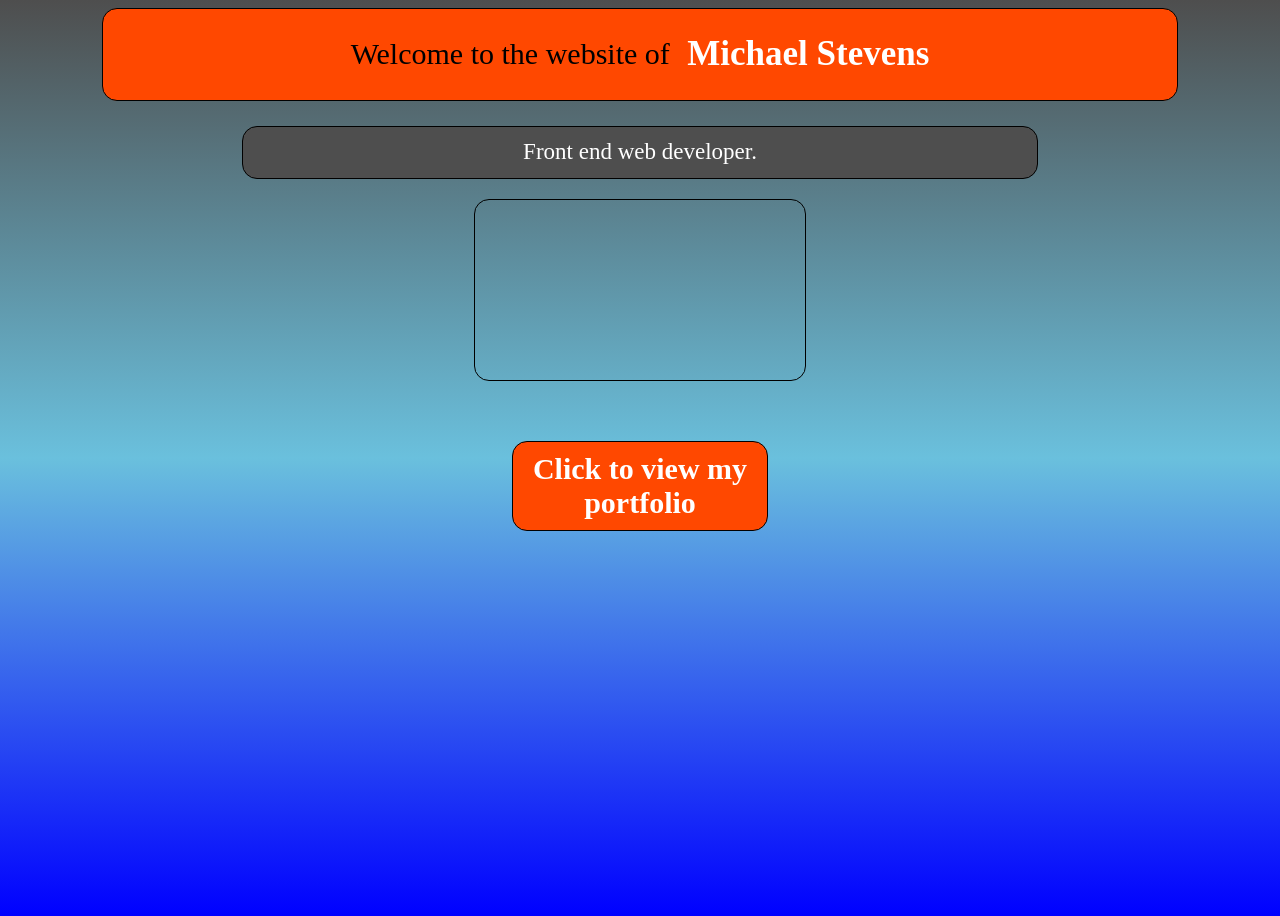
<file: index.html>
<!DOCTYPE html>
<html lang="en">
<head>
    <meta charset="UTF-8">
    <meta name="viewport" content="width=device-width, initial-scale=1.0">
    <title>Document</title>
    <link rel='stylesheet' href='style.css'>
</head>
<body> <!-- This is the splash page -->
    <header id='splash-header'>
        Welcome to the website of <div class='highlight-text'> &nbsp; Michael Stevens</div>
    </header>
    <div id='sub-header'>
        Front end web developer.
    </div>
    <div id='gif-container'>
        
        <iframe id='gif' src="https://giphy.com/embed/xT9IgzoKnwFNmISR8I" frameBorder="0" allowFullScreen></iframe><p><a href="https://giphy.com/gifs/code-coding-seamless-xT9IgzoKnwFNmISR8I"></a></p>
        
    </div>

    <a id='link' href = 'home.html'><button id='enter' >Click to view my portfolio</button></a>
</body>
</html>
</file>
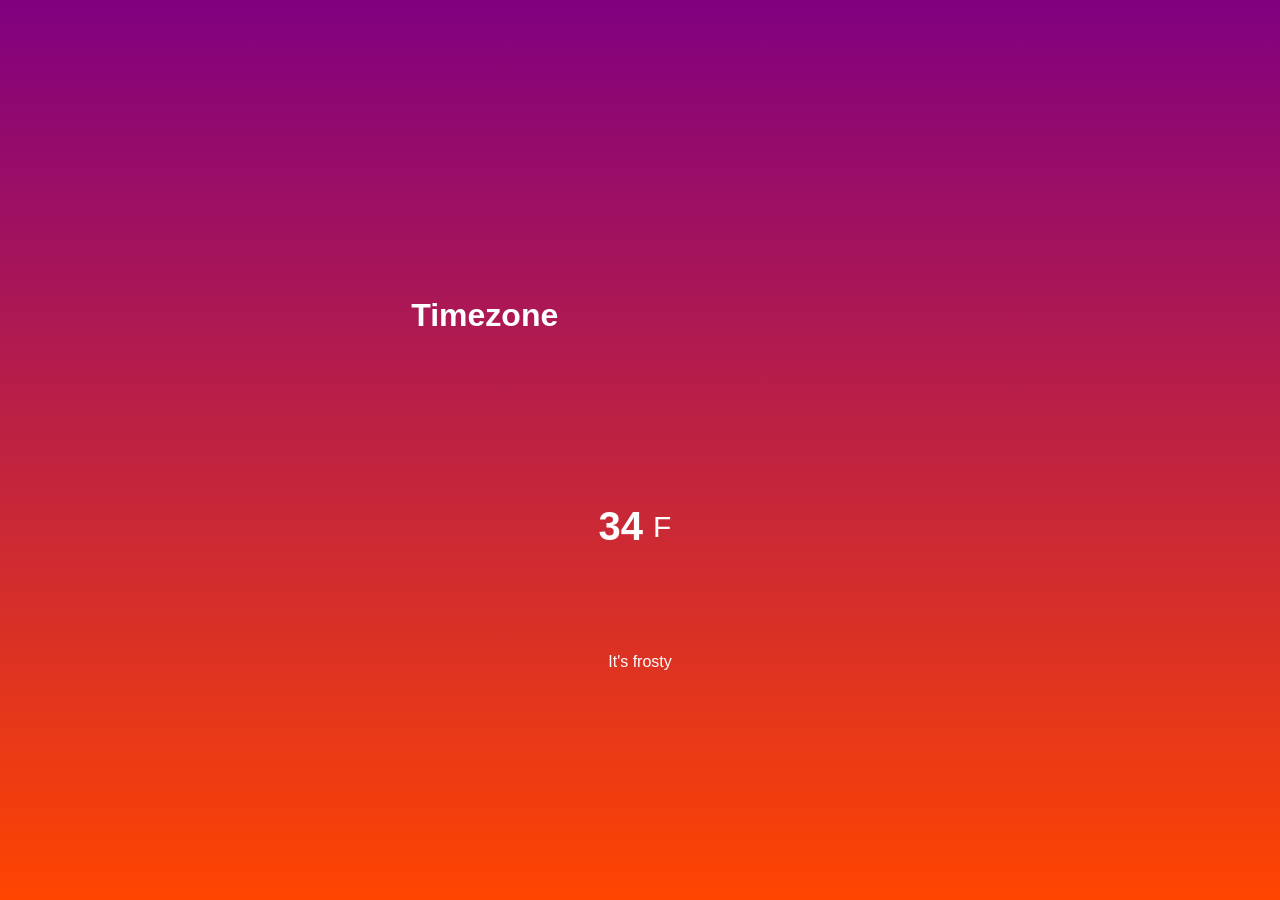
<file: JS API/index.html>
<!DOCTYPE html>
<html lang="en">
<head>
    <meta charset="UTF-8">
    <meta name="viewport" content="width=device-width, initial-scale=1.0">
    <title>Document</title>
    <link rel='stylesheet' href='style.css'>
</head>
<body>
    
    <div class='location'>
        <h1 class='location-timezone'>Timezone</h1>
        <canvas class='icon' width="128" height="128"></canvas>
    </div>
    <div class='temperature'>
        <div class='degree-section'>
            <h2 class="temperature-degree">34</h2>
            <span>F</span>
        </div>
        <div class="temperature-description">It's frosty</div>
    </div>

    <script src='skycons.js'></script>
    <script src='script.js'></script>
</body>
</html>
</file>
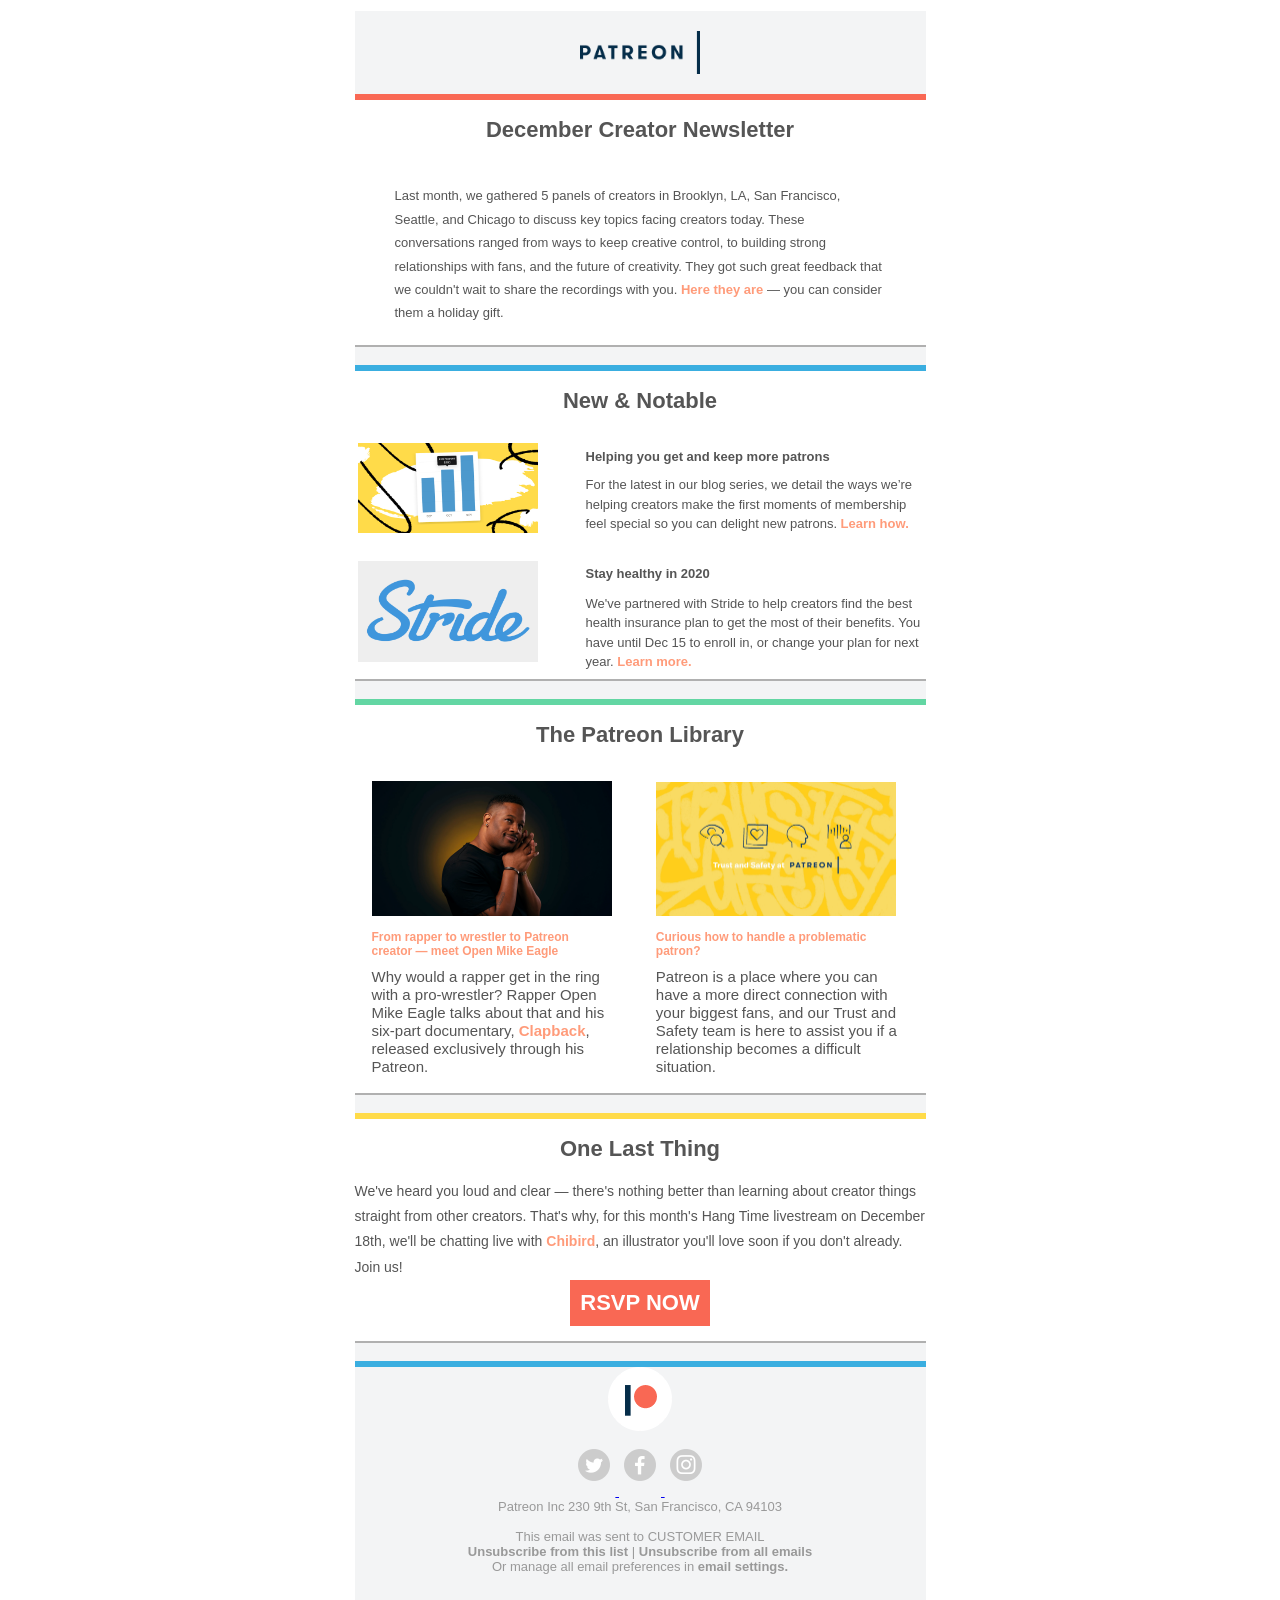
<file: Newsletter 02/index.html>
<!DOCTYPE html>
<html lang="en">
<head>
    <meta charset="UTF-8">
    <meta name="viewport" content="width=device-width, initial-scale=1.0">
    <meta http-equiv="X-UA-Compatible" content="ie=edge">
    <title>Your December creator newsletter is here 🎁</title>
    <link rel='stylesheet' href='style.css'>
</head>
<body>
    <table role='presentation' width='577' valign='top' align='center' id='bigtable'>
        <tbody>
            <tr>
                <td>

                    <div id='header' width='577' height='83' align='center'>
                        <img align='center' height="42.8" id='logo' src='patreon.png'>
                    </div>

                    <div align='center' class ='one'>
                        <strong><span>December Creator Newsletter</span></strong>
                    </div>

                    <div id='firsttext' width='477' align='left' width='577'>
                        <span>Last month, we gathered 5 panels of creators in Brooklyn, LA, San Francisco, Seattle, and Chicago to discuss key topics facing creators today. These conversations ranged from ways to keep creative control, to building strong relationships with fans, and the future of creativity. They got such great feedback that we couldn't wait to share the recordings with you. <a href='https://www.youtube.com/watch?v=l2Yi4vOR7PY&list=PLXjKNDHnuMrw0oZ-pcdKW7ppeaIy1X2rW&index=10' class='orange' target='_blank'>Here they are</a> — you can consider them a holiday gift. </span>
                    </div>

                    <div class='transparent'>
                        &nbsp;
                    </div>

                    <div align='center' class ='two'>
                        <strong><span>New & Notable</span></strong>
                    </div>

                    <table id='three'>
                        <tbody>
                            <tr>
                                <td class='threecell'>
                                    <a href='' target='_blank'> <img class='imgthree' width='180' src='yellow.jpg'> </a>
                                </td>
                                <td >
                                    <span><strong class='threeheading'> Helping you get and keep more patrons </strong></span>
                                    <div class='threeparagraph'>
                                        For the latest in our blog series, we detail the ways we’re helping creators make the first moments of membership feel special so you can delight new patrons.<a class='orange' href='https://blog.patreon.com/get-and-keep-more-patrons-part-3' target='_blank'> Learn how.</a>
                                    </div>
                                </td>
                            </tr>
                            <tr>
                                <td class='threecell'>
                                    <a href='' target='_blank'> <img class='imgthree' width='180' src='stride.png'> </a>
                                </td>
                                <td class='threeparagraph'>
                                    <span><strong class='threeheading'> Stay healthy in 2020 </strong></span>
                                    <div class='threeparagraph'>
                                        We've partnered with Stride to help creators find the best health insurance plan to get the most of their benefits. You have until Dec 15 to enroll in, or change your plan for next year.<a class='orange' href='https://patreon.stridehealth.com/?utm_source=partner_patreon' target='_blank'> Learn more.</a> 
                                    </div>
                                </td>
                            </tr>
                        </tbody>
                    </table>

                    <div class='transparent'>
                        &nbsp;
                    </div>

                    <div align='center' class ='four'>
                        <strong><span>The Patreon Library</span></strong>
                    </div>

                    <table id='fourtable' align='center'>
                        <tbody>
                            <tr>
                                <td class='fourcell'>
                                    <a href='' target='_blank'><img class='fourimg' src='guy.png'></a>
                                    <div class='fourheader'> <a class='fourheader' href='https://blog.patreon.com/open-mike-eagle?utm_source=creator_newsletter&utm_medium=email&utm_campaign=launched' target='_blank'>From rapper to wrestler to Patreon creator — meet Open Mike Eagle </a></div>
                                    <div class= 'fourparagraph'>Why would a rapper get in the ring with a pro-wrestler? Rapper Open Mike Eagle talks about that and his six-part documentary,<a class='orange' href='https://www.patreon.com/openmikeeagle' target='_blank'> Clapback</a>, released exclusively through his Patreon. </div>
                                </td>
                                <td class='fourcell'>
                                    <a href='' target='_blank'><img class='fourimg' src='brains.png'></a>
                                    <div class='fourheader'> <a class='fourheader' href='https://blog.patreon.com/how-do-i-handle-a-problematic-patron?utm_source=creator_newsletter&utm_medium=email&utm_campaign=launched' target='_blank'>Curious how to handle a problematic patron? &nbsp; &nbsp; &nbsp; &nbsp; &nbsp; &nbsp;</a></div>
                                    <div class= 'fourparagraph'>Patreon is a place where you can have a more direct connection with your biggest fans, and our Trust and Safety team is here to assist you if a relationship becomes a difficult situation.</div>
                                </td>
                            </tr>
                        </tbody>
                    </table>

                    <div class='transparent'>
                        &nbsp;
                    </div>

                    <div align='center' class ='five'>
                        <strong><span>One Last Thing</span></strong>
                    </div>

                    <div class= 'fiveparagraph'>
                        We've heard you loud and clear — there's nothing better than learning about creator things straight from other creators. That's why, for this month's Hang Time livestream on December 18th, we'll be chatting live with <a class='orange' href='' target='_blank'>Chibird</a>, an illustrator you'll love soon if you don't already. Join us! 
                    </div>

                    <div align='center' class='fivebutton'>
                        <a class='rsvpbutton' href ='https://www.crowdcast.io/e/hang-time-december-19/register' target='_blank'><span><strong> RSVP NOW </strong></span> </a>
                    </div>

                    <div class='transparent fivebottom'>
                        &nbsp;
                    </div>

                    <div align='center' id='six'>
                        <a href='' target='_blank'> <img id='siximg' src='Patreon02.png'> </a>
                        <div>
                            <a href='https://twitter.com/patreon' target='_blank'> <img class='sixlink' src='twitter link.png'> </a>
                            <a href='https://www.facebook.com/patreon' target='_blank'> <img class='sixlink' src='facebook link.png'> </a>
                            <a href='https://www.instagram.com/patreon/' target='_blank'> <img class='sixlink' src='insta link.png'> </a>
                        </div>

                        <div>
                            Patreon Inc 230 9th St, San Francisco, CA 94103
                        </div>

                        <div style='padding-top: 15px; padding-bottom: 30px;'>
                            This email was sent to CUSTOMER EMAIL <br>
                            <a class='endlinks' href='https://blog.patreon.com/unsubscribe-confirm?utm_source=newsletter&utm_medium=email&utm_content=creatornewsletterunsubscribe&utm_campaign=creatornewsletter' target='_blank'> Unsubscribe from this list </a>  | <a class='endlinks' href='https://apus6.com/unsubscribe/v2?s=patreon&m=s_6a6f7e1f-973b-40bc-a2a0-f30889553c0d' target='_blank'>Unsubscribe from all emails</a> <br>

                            Or manage all email preferences in <a class='endlinks' href='https://www.patreon.com/login?ru=%2Fsettings%2Femail' target='_blank'> email settings.</a>
                        </div>

                    </div>

                    

                </td>
            </tr>
        </tbody>
    </table>
</body>
</html>
</file>
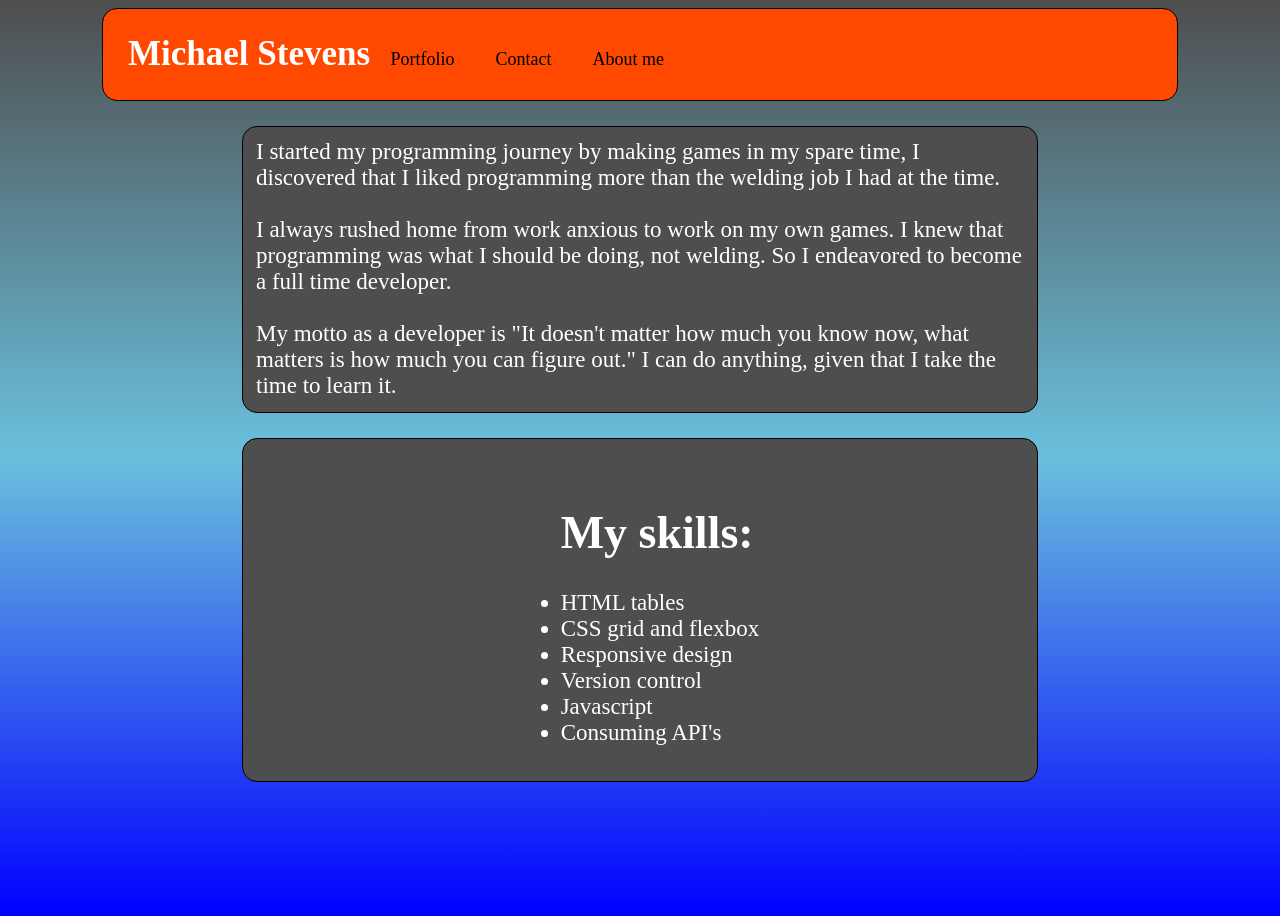
<file: About me.html>
<!DOCTYPE html>
<html lang="en">
<head>
    <meta charset="UTF-8">
    <meta name="viewport" content="width=device-width, initial-scale=1.0">
    <title>About Michael Stevens</title>
    <link rel='stylesheet' href='style.css'>
</head>
<body>
    <div class='header'>
        <div class='highlight-text'>Michael Stevens</div> <a href='home.html' class='links'>Portfolio</a> <a href='contact.html' class='links'>Contact</a> <a href='About me.html' class='links'>About me</a>
    </div>
    <div class='my-story'>
        I started my programming journey by making games in my spare time, I discovered that I liked programming more than the welding job I had 
        at the time.
        <br>
        <br>
        I always rushed home from work anxious to work on my own games. I knew that programming was what I should be doing, not welding.
        So I endeavored to become a full time developer.
        <br>
        <br>
        My motto as a developer is "It doesn't matter how much you know now, what matters is how much you can figure out." I can do anything, given that I take the time to learn it.

        
    </div>
    <div class='my-story'>
        
        <ul>
        <h1>My skills:</h1>
           <li> HTML tables </li>
           <li> CSS grid and flexbox </li>
           <li> Responsive design </li>
           <li> Version control </li>
           <li> Javascript </li>
           <li> Consuming API's </li>
        </ul>
    </div>
</body>
</html>
</file>
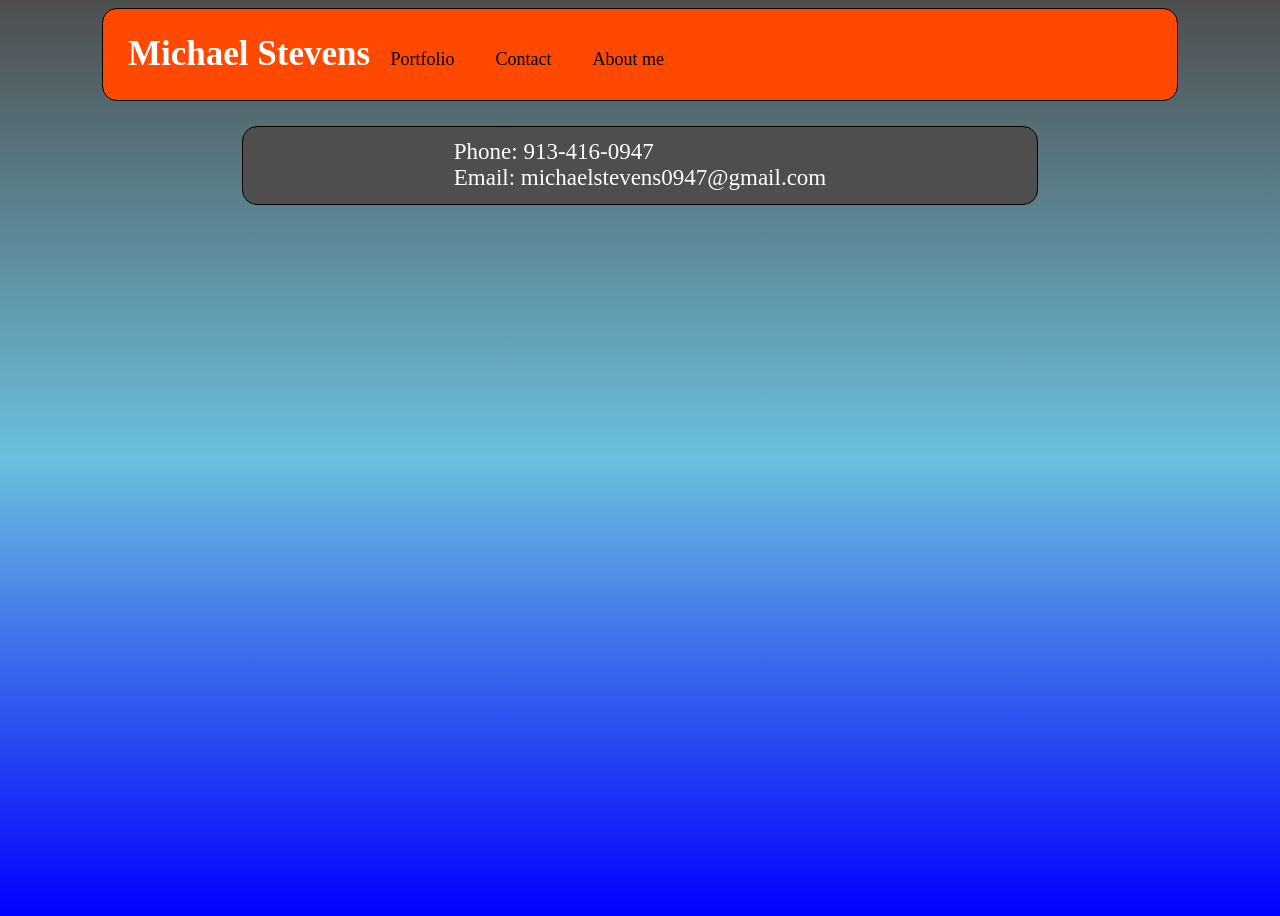
<file: contact.html>
<!DOCTYPE html>
<html lang="en">
<head>
    <meta charset="UTF-8">
    <meta name="viewport" content="width=device-width, initial-scale=1.0">
    <title>Contact Michael Stevens</title>
    <link rel='stylesheet' href='style.css'>
</head>
<body>
    <div class='header'>
        <div class='highlight-text'>Michael Stevens</div> <a href='home.html' class='links'>Portfolio</a> <a href='contact.html' class='links'>Contact</a> <a href='About me.html' class='links'>About me</a>
    </div>
    <div id ='contact-info'>
        Phone: 913-416-0947<br>
        Email: michaelstevens0947@gmail.com
    </div>
</body>
</html>
</file>
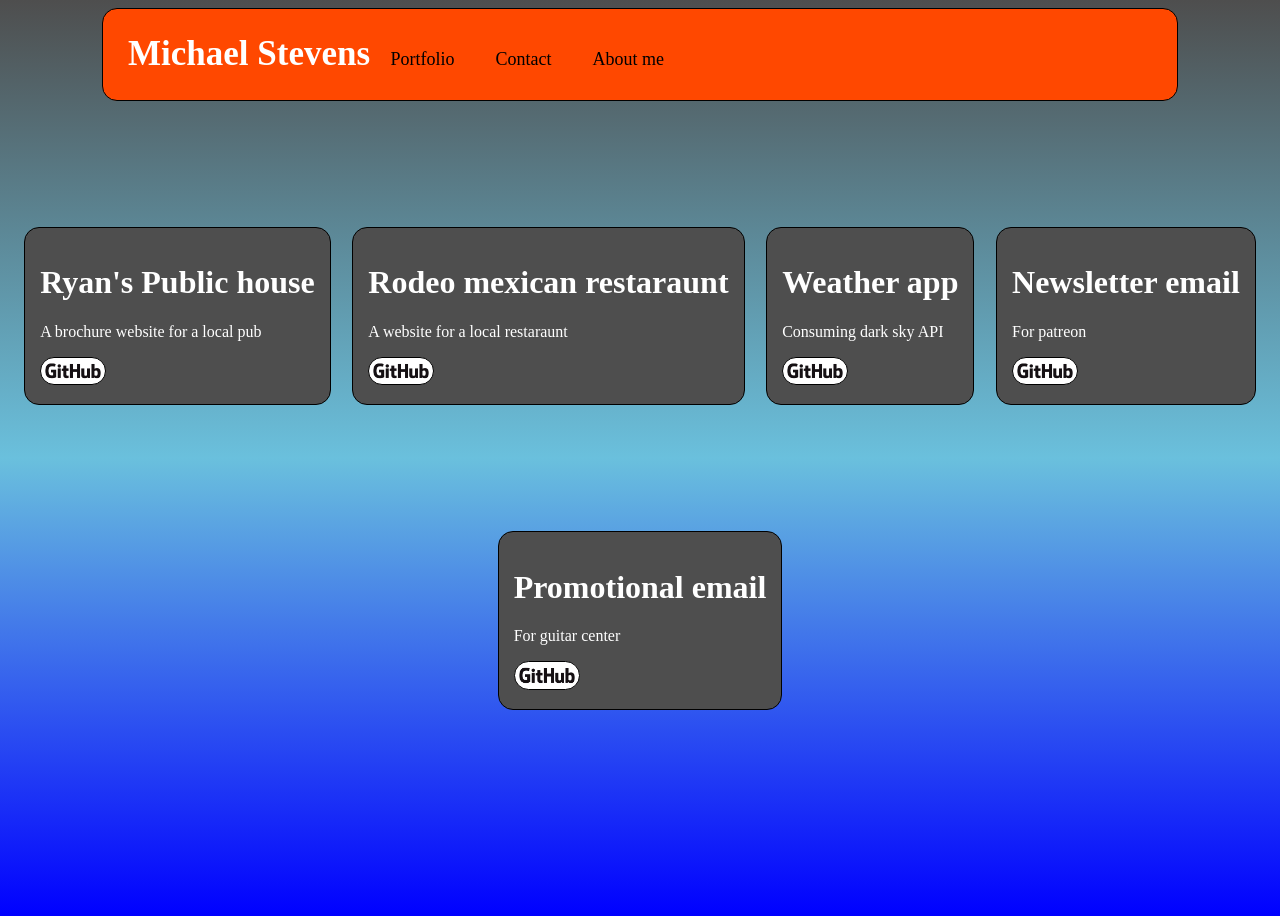
<file: home.html>
<!DOCTYPE html>
<html lang="en">
<head>
    <meta charset="UTF-8">
    <meta name="viewport" content="width=device-width, initial-scale=1.0">
    <title>Michael Stevens projects</title>
    <link rel='stylesheet' href='style.css'>
</head>
<body>
    <div class='header'>
        <div class='highlight-text'>Michael Stevens</div> <a href='home.html' class='links'>Portfolio</a> <a href='contact.html' class='links'>Contact</a> <a href='About me.html' class='links'>About me</a>
    </div>

    <div id='projects-display'>

        <a class='project-link' target='_blank' href='/Projects/RPH 02/index.html' ><div class='project-container'>
            <h1>Ryan's Public house</h1>
            <p>A brochure website for a local pub</p>
            <a class='git-link' target='_blank' href='https://github.com/MichaelStevens247/MichaelStevensPortfolio.github.io/tree/master/RPH%2002'><img class='git-logo' src='GitHub_Logo.png'></a>
        </div></a>
        <a class='project-link' target='_blank' href='/Projects/Rodeo Mexican Restaurant/splash.html'><div class='project-container'>
            <h1>Rodeo mexican restaraunt</h1>
            <p>A website for a local restaraunt</p>
            <a class='git-link' target='_blank' href='https://github.com/MichaelStevens247/MichaelStevensPortfolio.github.io/tree/master/Rodeo%20Mexican%20Restaurant'><img class='git-logo' src='GitHub_Logo.png'></a>
        </div></a>
        <a class='project-link' target='_blank' href='/Projects/JS API/index.html'><div class='project-container'>
            <h1>Weather app</h1>
            <p>Consuming dark sky API</p>
            <a class='git-link' target='_blank' href='https://github.com/MichaelStevens247/MichaelStevensPortfolio.github.io/tree/master/JS%20API'><img class='git-logo' src='GitHub_Logo.png'></a>
        </div></a>
        <a class='project-link' target='_blank' href='/Projects/michaelstevens.github.io-master/Newsletter 02/index.html'><div class='project-container'>
            <h1>Newsletter email</h1>
            <p>For patreon</p>
            <a class='git-link' target='_blank' href='https://github.com/MichaelStevens247/MichaelStevensPortfolio.github.io/tree/master/Newsletter%2002'><img class='git-logo' src='GitHub_Logo.png'></a>
        </div></a>
        <a class='project-link' target='_blank' href='/Projects/michaelstevens.github.io-master/Guitar center email/guitar center email.html'><div class='project-container'>
            <h1>Promotional email</h1>
            <p>For guitar center</p>
            <a class='git-link' target='_blank' href='https://github.com/MichaelStevens247/MichaelStevensPortfolio.github.io/tree/master/Guitar%20center%20email'><img class='git-logo' src='GitHub_Logo.png'></a>
        </div></a>
        
    </div>

</body>
</html>
</file>
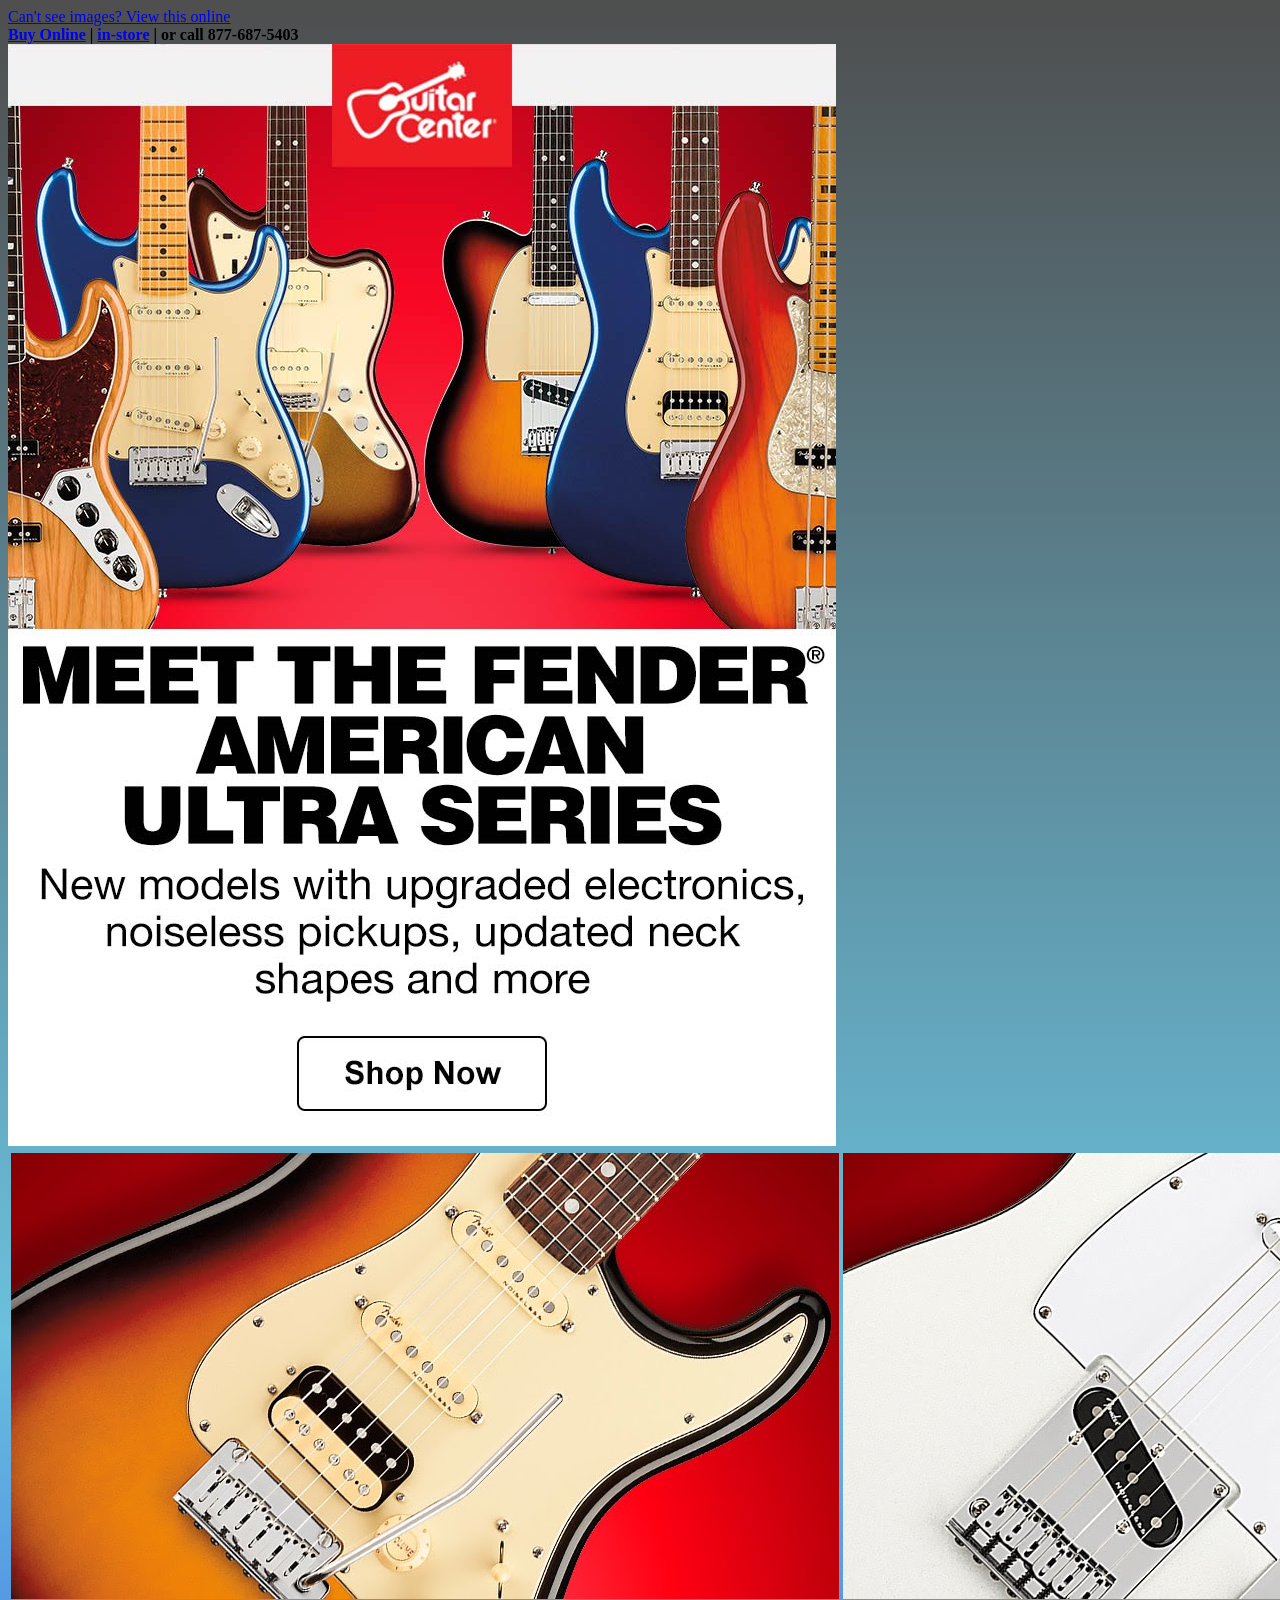
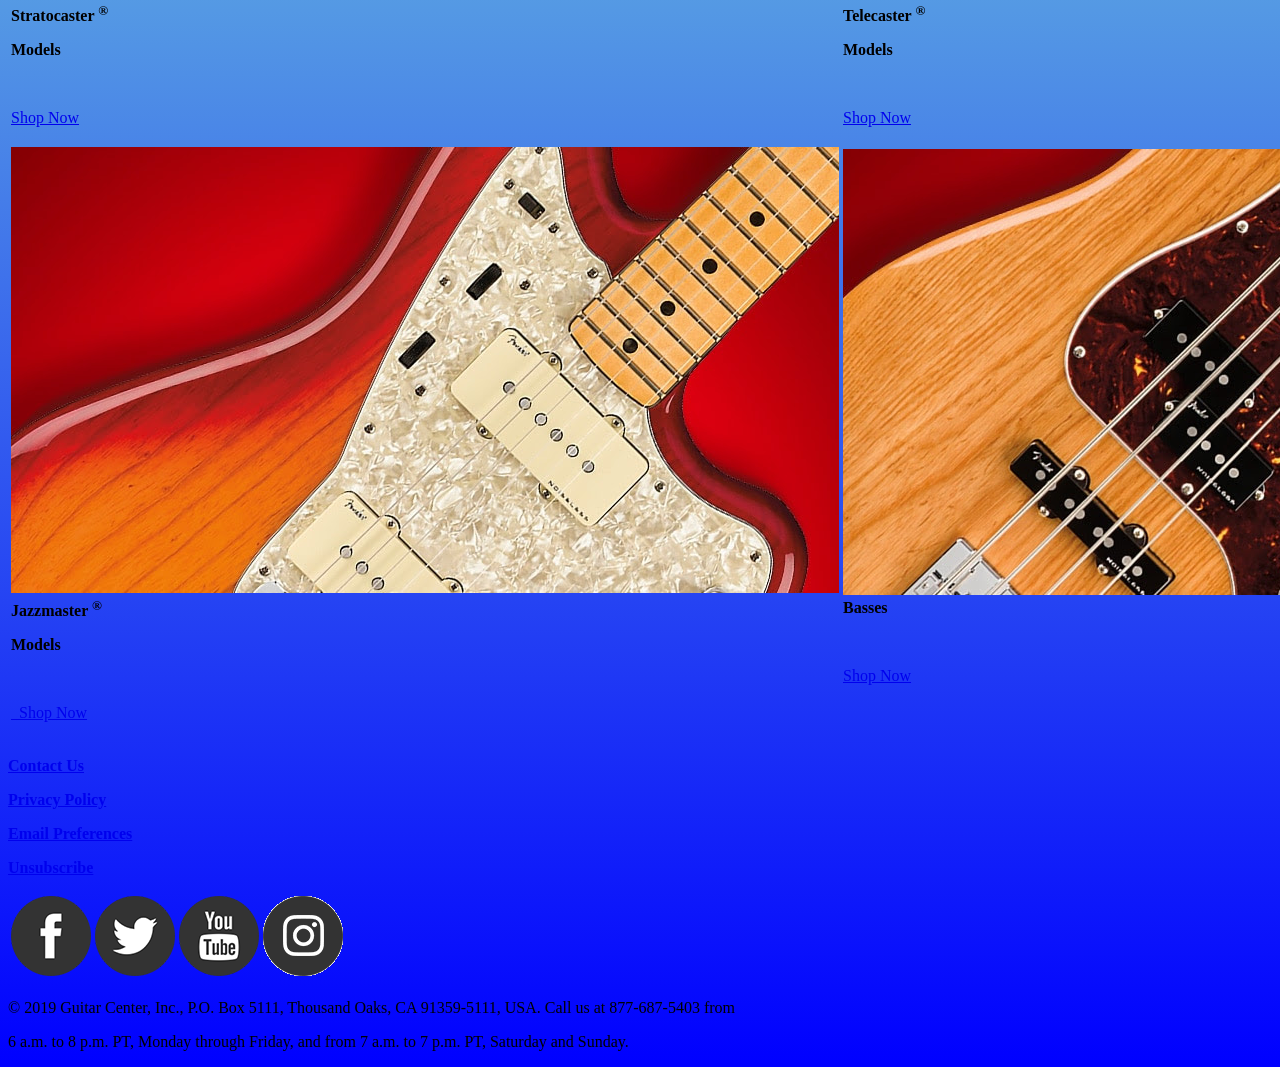
<file: Guitar center email/guitar center email.html>
<!DOCTYPE html>
<html lang="en">
<head>
    <meta charset="UTF-8">
    <meta name="viewport" content="width=device-width, initial-scale=1.0">
    <meta http-equiv="X-UA-Compatible" content="ie=edge">
    <title>Introducing the Fender American Ultra Series</title>
    <link rel ='stylesheet' href='style.css'>
</head>
<header>
    
</header>
<body>

    
    <a href = 'https://notes.guitarcenter.com/H/2/v40000016e7a1ae26eb64d07f4bbc782e8/529e94cc-8816-4a3a-bf6f-e853e93121ba/HTML?source=4TP9LHBA' target ='_blank' class='greylinks'> Can't see images? View this online</a>
                    <!-- make the hyperlinks for the right hand side -->
    <b> <div class='horizontal'> <a href = 'https://www.guitarcenter.com/?source=4TP9LHBA&dtm_em=d6a9d8b391c15fbb2e0fb42983408d85' target='_blank' class='horizontal'> Buy Online</a> | <a href ='https://stores.guitarcenter.com/?source=4TP9LHBA&dtm_em=d6a9d8b391c15fbb2e0fb42983408d85' target='_blank' class='horizontal'> in-store</a> | or call 877-687-5403</div></b>
            
<!-- =========================================================================== -->
  
    <a href='https://www.guitarcenter.com/Fender-American-Ultra.gc?source=4TP9LHBA&dtm_em=d6a9d8b391c15fbb2e0fb42983408d85' target='_blank'> <img src ='many guitars.jpg'></a>

    <table>
        
        <tr> 
            <td>
                    <a href='https://www.guitarcenter.com/Fender-American-Ultra-Stratocaster-Guitars.gc?source=4TP9LHBA&dtm_em=d6a9d8b391c15fbb2e0fb42983408d85' target ='_blank'><img src='stratocaster.jpg' class='smallimg'></a> <div class='bold'> <b>Stratocaster <sup class='trademark'>®</sup> <p> Models</p></b> <p>&nbsp;</p>  <p><a href='https://www.guitarcenter.com/Fender-American-Ultra-Stratocaster-Guitars.gc?source=4TP9LHBA&dtm_em=d6a9d8b391c15fbb2e0fb42983408d85' class='red'> Shop Now</p></a></div> 
            </td>
            <td>
                    <a href='https://www.guitarcenter.com/Fender-American-Ultra-Telecaster-Guitars.gc?source=4TP9LHBA&dtm_em=d6a9d8b391c15fbb2e0fb42983408d85'target ='_blank'><img src='telecaster.jpg' class='smallimg'></a> <div class='bold'> <b>Telecaster <sup class='trademark'>®</sup> <p> Models</p></b> <p>&nbsp;</p> <p><a href='https://www.guitarcenter.com/Fender-American-Ultra-Telecaster-Guitars.gc?source=4TP9LHBA&dtm_em=d6a9d8b391c15fbb2e0fb42983408d85' class='red'> Shop Now</a></div>
            </td>
        </tr>

        <tr>
            <td>
                    <a href='https://www.guitarcenter.com/Fender-American-Ultra-Jazzmaster-Guitars.gc?source=4TP9LHBA&dtm_em=d6a9d8b391c15fbb2e0fb42983408d85'target ='_blank'><img src='jazzmaster.jpg' class='smallimg'></a> <div class='bold'> <b>Jazzmaster <sup class='trademark'>®</sup> <p> Models </p></b> <p>&nbsp; </p> <p><a href='https://www.guitarcenter.com/Fender-American-Ultra-Jazzmaster-Guitars.gc?source=4TP9LHBA&dtm_em=d6a9d8b391c15fbb2e0fb42983408d85' class='red'>&nbsp; Shop Now</p></a></div>
            </td>
            <td>
                <!-- Here is the code for the bass img -->
                    <a href='https://www.guitarcenter.com/Fender-American-Ultra-Basses.gc?source=4TP9LHBA&dtm_em=d6a9d8b391c15fbb2e0fb42983408d85'target ='_blank'><img src='BASS.jpg' class='smallimg'></a> <div class='bold'><b>Basses</b> <p>&nbsp;</p> <p><a href='https://www.guitarcenter.com/Fender-American-Ultra-Basses.gc?source=4TP9LHBA&dtm_em=d6a9d8b391c15fbb2e0fb42983408d85' class='red'> Shop Now </a><p>&nbsp;</p></div>  
            </td>
        </tr>
        
    </table>

    <b>
    <div id='stuff'>
        <p> <a href ='https://www.guitarcenter.com/customer-service/?source=4TP9LHBA&dtm_em=d6a9d8b391c15fbb2e0fb42983408d85' target='_blank' class='blacklinks' >Contact Us</a>
            <div class='underline'>
                <!-- This div is to make an underline -->
            </div>
        <p> <a href ='https://www.guitarcenter.com/pages/privacy-rights-policy?source=4TP9LHBA&dtm_em=d6a9d8b391c15fbb2e0fb42983408d85' target='_blank' class='blacklinks' >Privacy Policy</a>
            <div class='underline'>
                    <!-- This div is to make an underline -->
            </div>
        <p> <a href ='https://www.guitarcenter.com/pages/manage-subscription?source=4TP9LHBA&email=187e2339fe6e3879e0c10a5f09b8a0259f4f26c9&auth=Y&dtm_em=d6a9d8b391c15fbb2e0fb42983408d85' target='_blank' class='blacklinks' >Email Preferences</a>
            <div class='underline'>
                    <!-- This div is to make an underline -->
            </div>
        <p> <a href ='https://www.guitarcenter.com/pages/manage-subscription?source=4TP9LHBA&email=187e2339fe6e3879e0c10a5f09b8a0259f4f26c9&auth=Y&dtm_em=d6a9d8b391c15fbb2e0fb42983408d85' target='_blank' class='blacklinks' >Unsubscribe</a>
            <div class='underline'>
                    <!-- This div is to make an underline -->
            </div>
    </div>
    </b>

    <table id='mediatable'>
        <tr>
            <td>
        <a href='https://www.facebook.com/GuitarCenter?dtm_em=d6a9d8b391c15fbb2e0fb42983408d85' target='_blank'><img class='socialmedia' src='facebooklink.png'></a>
        <a href='https://twitter.com/guitarcenter?dtm_em=d6a9d8b391c15fbb2e0fb42983408d85' target='_blank'><img class='socialmedia' src='twitterlink.png'></a>
        <a href='https://www.youtube.com/user/GuitarCenterTV?sub_confirmation=1&dtm_em=d6a9d8b391c15fbb2e0fb42983408d85' target='_blank'><img class='socialmedia' src='youtubelink.png'></a>
        <a href='https://www.instagram.com/guitarcenter/?dtm_em=d6a9d8b391c15fbb2e0fb42983408d85' target='_blank'><img class='socialmedia' src='instalink.png'></a>
            </td>
        </tr>
    </table>

    <p class='disclaimer'>© 2019 Guitar Center, Inc., P.O. Box 5111, Thousand Oaks, CA  91359-5111, USA. Call us at 877-687-5403 from <br>
    <p class='disclaimer'>6 a.m. to 8 p.m. PT, Monday through Friday, and from 7 a.m. to 7 p.m. PT, Saturday and Sunday.</p>

</body>

</html>
</file>
<file: style.css>
body{
    background: linear-gradient(rgb(78, 78, 78),rgb(106, 192, 221),blue);
    min-height: 100vh;
}

#splash-header{
    display: flex;
    justify-content: center;
    align-items: center;
    margin:auto;
    padding: 2%;
    width: 80vw;
    font-family: 'Times New Roman', Times, sans-serif;
    background-color: rgb(255, 72, 0);
    border: 1px solid black;
    border-radius: 15px;
    font-size: 30px;
}

@media only screen and (max-width: 750px){
    #splash-header {
        font-size:20px;
    }

    .highlight-text {
        font-size: 25px;
    }
}

.highlight-text {
    font-weight: bold;
    color: white;
    font-size: 35px;
}

#sub-header{
    display: flex;
    justify-content: center;
    margin:auto;
    padding: 1%;
    background-color: rgb(78, 78, 78);
    color: white;
    width: 60vw;
    font-family: 'Times New Roman', Times, sans-serif;
    margin-top: 2%;
    margin-bottom: 20px;
    border: 1px solid black;
    border-radius: 15px;
    font-size: 23px;
}


#gif-container{
    display: flex;
    padding: auto;
    width: fit-content;
    justify-content: space-around;
    border: 1px solid black;
    border-radius: 15px;
    margin: auto;
}

#gif{
    padding: 15px;
}

#link{
    display: flex;
    justify-content: center;
    margin-top: 60px;
    text-decoration: none;
    
}

#enter{
    border-style: none;
    background-color: rgb(255, 72, 0);
    width: 20vw;
    font-family: 'Times New Roman', Times, sans-serif;
    font-size: 30px;
    padding: 10px;
    font-weight: bold;
    color: white;
    border: 1px solid black;
    border-radius: 15px;
}

#enter:hover{
    background-color: rgb(78, 78, 78);
}
    /* Code for portfolio page */
/* =========================================================================================================================== */

.header{
    display: flex;
    justify-content: start;
    align-items: baseline;
    margin:auto;
    padding: 2%;
    width: 80vw;
    font-family: 'Times New Roman', Times, sans-serif;
    font-size: 30px;
    background-color: rgb(255, 72, 0);
    border: 1px solid black;
    border-radius: 15px;

}

.links{
    margin-left: 2%;
    margin-right: 2%;
    color: black;
    text-decoration: none;
    font-size: 18px;
}

#projects-display{
    display: flex;
    justify-content: space-around;
    flex-wrap: wrap;
}

.project-link{
    font-family: 'Times New Roman', Times, sans-serif;
    text-decoration: none;
    color: white;
}

.project-container{
    padding: 10px;
    border: 1px solid black;
    border-radius: 15px;
    background-color: rgb(78, 78, 78);
    margin-top: 10%;
    padding: 15px;
}

.project-container:hover{
    background: linear-gradient(rgb(78, 78, 78),rgb(106, 192, 221),blue);
}

.git-logo{
    background: white;
    width: 5vw;
    border-radius: 15px;
    border: 1px solid black;
}

.git-logo:hover{
    background-color: orangered;
}

#contact-info{
    display: flex;
    justify-content: center;
    margin:auto;
    padding: 1%;
    background-color: rgb(78, 78, 78);
    color: white;
    width: 60vw;
    font-family: 'Times New Roman', Times, sans-serif;
    margin-top: 2%;
    margin-bottom: 20px;
    border: 1px solid black;
    border-radius: 15px;
    font-size: 23px;
}

.my-story{
    display: flex;
    justify-content: center;
    margin:auto;
    padding: 1%;
    background-color: rgb(78, 78, 78);
    color: white;
    width: 60vw;
    font-family: 'Times New Roman', Times, sans-serif;
    margin-top: 2%;
    margin-bottom: 20px;
    border: 1px solid black;
    border-radius: 15px;
    font-size: 23px;
}

.my-story > h1{
    text-align: left;
}
</file>
<file: JS API/style.css>
*{
    margin: 0;
    padding: 0;
    box-sizing: border-box;
}

body{
    height: 100vh;
    display: flex;
    justify-content: center;
    flex-direction: column;
    align-items: center;
    background: linear-gradient(purple,orangered);
    font-family: sans-serif;
    color: white;
}

.location, 
.temperature{
    height: 30vh;
    width: 50%;
    display: flex;
    justify-content: space-around;
    align-items: center;
}

.temperature{
    flex-direction: column;
}

.degree-section{
    display: flex;
    align-items: center;
}

.degree-section span{
    margin: 10px;
    font-size: 30px;
}

.degree-section h2{
    font-size: 40px;
}
</file>
<file: Newsletter 02/style.css>
body{
    background-color: #ffffff;
}

#bigtable{
    /* background-color: #ffffff; */
    table-layout: fixed;
    
}

#header{
    background-color: #f3f4f5;
    padding-top: 20px;
    padding-bottom: 20px;
}

.one{
    color:#555555;
    font-family:Arial,Helvetica, Helvetica,sans-serif;
    line-height:1.8;
    font-size: 22px;
    border-top: #f96854 6px solid;
    padding-top:10px;
    padding-bottom:10px;
}

#firsttext{
    padding-left: 40px;
    padding-right : 40px;
    padding-top: 25px;
    padding-bottom: 20px;
    line-height:1.8;
    font-family:Helvetica ,Helvetica,Arial,sans-serif;
    font-size:13px;
    color:#555555;
    border-bottom: 2px solid #b0b0b0;
}

strong{
    font-size: 22px;
}

.orange{
    text-decoration: none;
    color: #ff9b7a;
    font-weight: bolder;
    font-family:Arial,Helvetica, Helvetica,sans-serif;
}

.transparent{
    background-color:#f3f4f5;
    width: 100%;
}

.two{
    color:#555555;
    font-family:Arial,Helvetica, Helvetica,sans-serif;
    line-height:1.8;
    font-size: 22px;
    border-top: #3aaee0 6px solid;
    padding-top:10px;
    padding-bottom:10px;
}

#three{
    width:100%;
    border-bottom: 2px solid #b0b0b0;
}

.imgthree{
    padding-top: 10px;
    padding-bottom: 10px;
    
}

.threecell{
    width: 40%;
}

.threeheading{
    font-size: 14px;
    font-size:13px;
    line-height:1.2;
    font-family:Arial,Helvetica,sans-serif;
    color:#555555;
}

.threeparagraph{
    font-size:13px;
    line-height:1.5;
    font-family:Arial,Helvetica Neue,Helvetica,sans-serif;
    color:#555555;
    padding-top: 10px;
}

.four{
    color:#555555;
    font-family:Arial,Helvetica, Helvetica,sans-serif;
    line-height:1.8;
    font-size: 22px;
    border-top: #63d6a3 6px solid;
    padding-top:10px;
    padding-bottom:10px;
}

.fourimg{
    width: 240px;
}

.fourcell{
    padding: 15px;
}

.fourheader{
    width: 240px;
    padding-top: 10px;
    text-decoration: none;
    color: #ff9b7a;
    font-weight: bolder;
    font-size: 12px;
    font-family:Arial,Helvetica, Helvetica,sans-serif;
}

.fourparagraph{
    padding-top: 10px;
    font-size:15px;
    line-height:1.2;
    font-family:Arial,Helvetica,sans-serif;
    color:#555555;
}

#fourtable{
    border-bottom: 2px solid #b0b0b0;
}

.five{
    color:#555555;
    font-family:Arial,Helvetica, Helvetica,sans-serif;
    line-height:1.8;
    font-size: 22px;
    border-top: #ffdb49 6px solid;
    padding-top:10px;
    padding-bottom:10px;
}

.fiveparagraph{
    line-height:1.8;
    font-family: Helvetica,Helvetica,Arial,sans-serif;
    font-size:14px;
    color:#555555;
}

.rsvpbutton{
    font-family: Helvetica,Helvetica,Arial,sans-serif;
    display: inline-block;
    font-size: 10px;
    text-decoration: none;
    color: #ffffff;
    background-color: #f96854;
    padding: 10px;
}

.fivebottom{
    border-top: 2px solid #b0b0b0;
}

.fivebutton{
    padding-bottom: 15px;
}

#six{
    border-top: #3aaee0 6px solid;
    background-color:#f3f4f5;
    font-family: Helvetica,Helvetica,Arial,sans-serif;
    font-size: 13px;
    color: #999999;
}

#siximg{
    width: 64px;
}

.sixlink{
    width: 32px;
    padding: 5px;
    padding-top: 15px;
    padding-bottom: 15px;
}

.endlinks{
    color: #999999;
    text-decoration: none;
    font-weight: bolder;
}


/* <div style="font-size:13px;line-height:1.2;font-family:Arial,Helvetica Neue,Helvetica,sans-serif;color:#555555">

													<p style="font-size:14px;line-height:1.2;margin:0">Why would a rapper get in the ring with a pro-wrestler? 

Rapper Open Mike Eagle talks about that and his six-part documentary, 

<strong><a style="text-decoration:none;color:#ff9b7a" href="https://patreon.apms5.com/anywhere/m?s=patreon&amp;m=s_6a6f7e1f-973b-40bc-a2a0-f30889553c0d&amp;u=e1jq4wvfdtfmch9h6ct36ca15mvkjctn5mu3je9n5n0k0h265mtk8hj38rt42e2370tk0&amp;r2=d1u78w3k78qjyxvqewq70rbme9jpyvhecdqpubvfe1jpwvb9ddjparb7dhjg&amp;n=8" rel="noopener" target="_blank" data-saferedirecturl="https://www.google.com/url?q=https://patreon.apms5.com/anywhere/m?s%3Dpatreon%26m%3Ds_6a6f7e1f-973b-40bc-a2a0-f30889553c0d%26u%3De1jq4wvfdtfmch9h6ct36ca15mvkjctn5mu3je9n5n0k0h265mtk8hj38rt42e2370tk0%26r2%3Dd1u78w3k78qjyxvqewq70rbme9jpyvhecdqpubvfe1jpwvb9ddjparb7dhjg%26n%3D8&amp;source=gmail&amp;ust=1576548215305000&amp;usg=AFQjCNElgQSikjbiyfsM41vT697eJSsWXQ">Clapback</a></strong>, released exclusively 

through his Patreon.&nbsp;</p>

												</div> */
</file>
<file: Guitar center email/style.css>
body{
    background: linear-gradient(rgb(78, 78, 78),rgb(106, 192, 221),blue);
    min-height: 100vh;
}

#splash-header{
    display: flex;
    justify-content: center;
    align-items: center;
    margin:auto;
    padding: 2%;
    width: 80vw;
    font-family: 'Times New Roman', Times, sans-serif;
    background-color: rgb(255, 72, 0);
    border: 1px solid black;
    border-radius: 15px;
    font-size: 30px;
}

@media only screen and (max-width: 750px){
    #splash-header {
        font-size:20px;
    }

    .highlight-text {
        font-size: 25px;
    }
}

.highlight-text {
    font-weight: bold;
    color: white;
    font-size: 35px;
}

#sub-header{
    display: flex;
    justify-content: center;
    margin:auto;
    padding: 1%;
    background-color: rgb(78, 78, 78);
    color: white;
    width: 60vw;
    font-family: 'Times New Roman', Times, sans-serif;
    margin-top: 2%;
    margin-bottom: 20px;
    border: 1px solid black;
    border-radius: 15px;
    font-size: 23px;
}


#gif-container{
    display: flex;
    padding: auto;
    width: fit-content;
    justify-content: space-around;
    border: 1px solid black;
    border-radius: 15px;
    margin: auto;
}

#gif{
    padding: 15px;
}

#link{
    display: flex;
    justify-content: center;
    margin-top: 60px;
    text-decoration: none;
    
}

#enter{
    border-style: none;
    background-color: rgb(255, 72, 0);
    width: 20vw;
    font-family: 'Times New Roman', Times, sans-serif;
    font-size: 30px;
    padding: 10px;
    font-weight: bold;
    color: white;
    border: 1px solid black;
    border-radius: 15px;
}

#enter:hover{
    background-color: rgb(78, 78, 78);
}
    /* Code for portfolio page */
/* =========================================================================================================================== */

.header{
    display: flex;
    justify-content: start;
    align-items: baseline;
    margin:auto;
    padding: 2%;
    width: 80vw;
    font-family: 'Times New Roman', Times, sans-serif;
    font-size: 30px;
    background-color: rgb(255, 72, 0);
    border: 1px solid black;
    border-radius: 15px;

}

.links{
    margin-left: 2%;
    margin-right: 2%;
    color: black;
    text-decoration: none;
    font-size: 18px;
}

#projects-display{
    display: flex;
    justify-content: space-around;
    flex-wrap: wrap;
}

.project-link{
    font-family: 'Times New Roman', Times, sans-serif;
    text-decoration: none;
    color: white;
}

.project-container{
    padding: 10px;
    border: 1px solid black;
    border-radius: 15px;
    background-color: rgb(78, 78, 78);
    margin-top: 10%;
    padding: 15px;
}

.project-container:hover{
    background: linear-gradient(rgb(78, 78, 78),rgb(106, 192, 221),blue);
}

.git-logo{
    background: white;
    width: 5vw;
    border-radius: 15px;
    border: 1px solid black;
}

.git-logo:hover{
    background-color: orangered;
}

#contact-info{
    display: flex;
    justify-content: center;
    margin:auto;
    padding: 1%;
    background-color: rgb(78, 78, 78);
    color: white;
    width: 60vw;
    font-family: 'Times New Roman', Times, sans-serif;
    margin-top: 2%;
    margin-bottom: 20px;
    border: 1px solid black;
    border-radius: 15px;
    font-size: 23px;
}

.my-story{
    display: flex;
    justify-content: center;
    margin:auto;
    padding: 1%;
    background-color: rgb(78, 78, 78);
    color: white;
    width: 60vw;
    font-family: 'Times New Roman', Times, sans-serif;
    margin-top: 2%;
    margin-bottom: 20px;
    border: 1px solid black;
    border-radius: 15px;
    font-size: 23px;
}

.my-story > h1{
    text-align: left;
}
</file>
